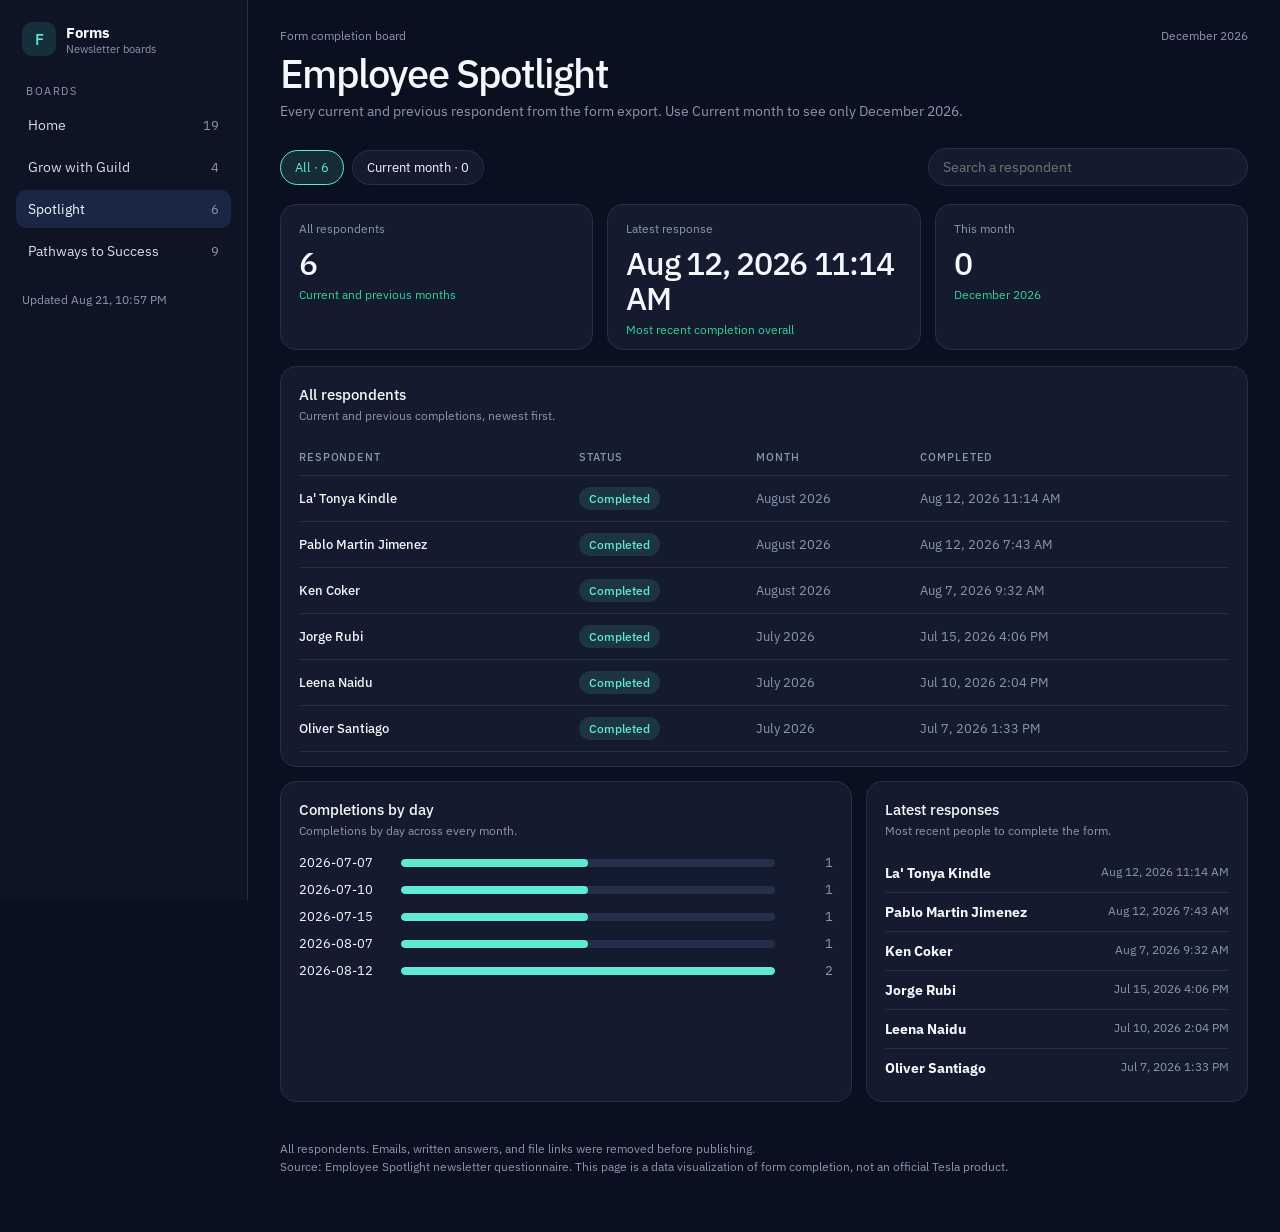
<file: index.html>
<!DOCTYPE html>
<html lang="en">
  <head>
    <meta charset="utf-8" />
    <meta name="viewport" content="width=device-width, initial-scale=1" />
    <title>Employee Spotlight · Completion board</title>
    <meta
      name="description"
      content="Who has completed the Employee Spotlight newsletter questionnaire."
    />
    <link rel="preconnect" href="https://fonts.googleapis.com" />
    <link rel="preconnect" href="https://fonts.gstatic.com" crossorigin />
    <link
      href="https://fonts.googleapis.com/css2?family=IBM+Plex+Sans:wght@400;500&display=swap"
      rel="stylesheet"
    />
    <link rel="stylesheet" href="css/styles.css" />
  </head>
  <body data-source="data/charges.json" data-page="spotlight">
    <div class="shell">
      <aside class="sidebar"></aside>
      <div class="content">
        <header>
          <div class="eyebrow">
            <span>Form completion board</span>
            <span id="period">This month</span>
          </div>
          <h1>Employee Spotlight</h1>
          <p class="lede" id="lede">
            Newsletter questionnaire respondents from the form export. All lists
            every completion; Current month shows only this month.
          </p>
        </header>

        <main>
          <div class="controls">
            <div class="pills tabs" id="view-tabs" role="tablist" aria-label="Respondent views"></div>
            <label class="search">
              <input id="search" type="search" placeholder="Search a respondent" />
            </label>
          </div>

          <section class="kpis" id="kpis"></section>

          <section class="grid">
            <article class="panel full">
              <h2 id="people-heading">All respondents</h2>
              <p class="caption" id="people-caption">
                Every current and previous respondent, newest first.
              </p>
              <div id="people"></div>
            </article>
          </section>

          <section class="grid">
            <article class="panel">
              <h2>Completions by day</h2>
              <p class="caption" id="by-day-caption">Count of unique respondents by completion date.</p>
              <div class="bars" id="by-day"></div>
            </article>
            <article class="panel">
              <h2>Latest responses</h2>
              <p class="caption" id="recent-caption">Most recent people to complete the form.</p>
              <div id="recent"></div>
            </article>
          </section>
        </main>

        <footer>
          <div id="generated"></div>
          Source: Employee Spotlight newsletter questionnaire. This page is a data
          visualization of form completion, not an official Tesla product.
        </footer>
      </div>
    </div>
    <script src="js/nav.js"></script>
    <script src="js/app.js"></script>
  </body>
</html>
</file>
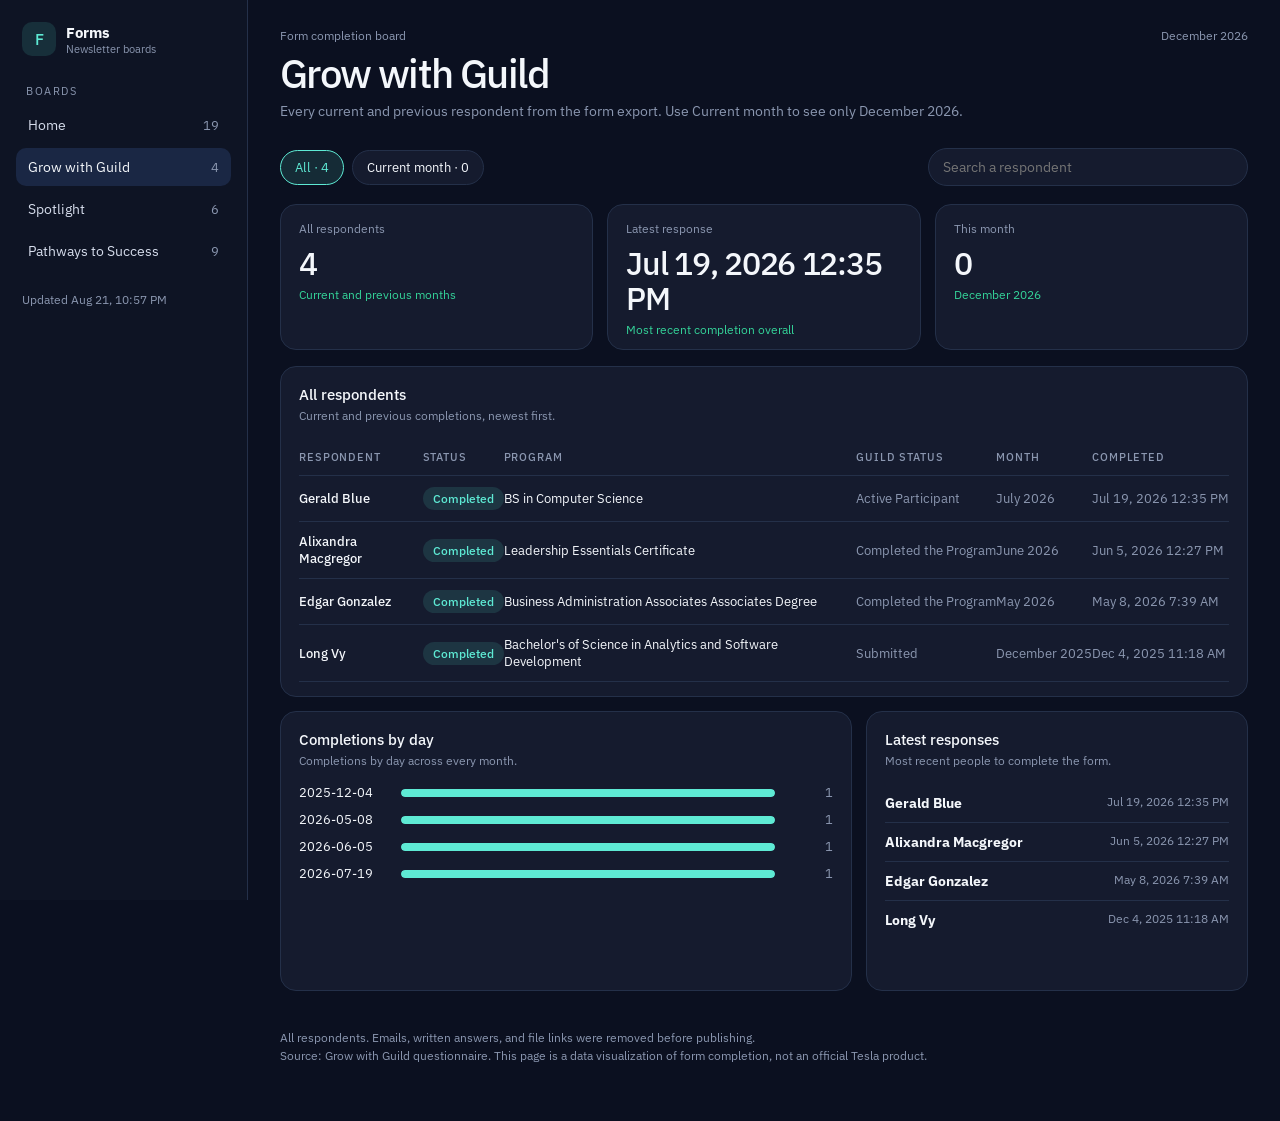
<file: guild.html>
<!DOCTYPE html>
<html lang="en">
  <head>
    <meta charset="utf-8" />
    <meta name="viewport" content="width=device-width, initial-scale=1" />
    <title>Grow with Guild · Completion board</title>
    <meta
      name="description"
      content="Who has submitted the Grow with Guild questionnaire."
    />
    <link rel="preconnect" href="https://fonts.googleapis.com" />
    <link rel="preconnect" href="https://fonts.gstatic.com" crossorigin />
    <link
      href="https://fonts.googleapis.com/css2?family=IBM+Plex+Sans:wght@400;500&display=swap"
      rel="stylesheet"
    />
    <link rel="stylesheet" href="css/styles.css" />
  </head>
  <body data-source="data/guild.json" data-page="guild">
    <div class="shell">
      <aside class="sidebar"></aside>
      <div class="content">
        <header>
          <div class="eyebrow">
            <span>Form completion board</span>
            <span id="period">This month</span>
          </div>
          <h1>Grow with Guild</h1>
          <p class="lede" id="lede">
            Guild program respondents from the form export. All lists every
            submission; Current month shows only this month.
          </p>
        </header>

        <main>
          <div class="controls">
            <div class="pills tabs" id="view-tabs" role="tablist" aria-label="Respondent views"></div>
            <label class="search">
              <input id="search" type="search" placeholder="Search a respondent" />
            </label>
          </div>

          <section class="kpis" id="kpis"></section>

          <section class="grid">
            <article class="panel full">
              <h2 id="people-heading">All respondents</h2>
              <p class="caption" id="people-caption">
                Every current and previous respondent, newest first.
              </p>
              <div id="people"></div>
            </article>
          </section>

          <section class="grid">
            <article class="panel">
              <h2>Completions by day</h2>
              <p class="caption" id="by-day-caption">Count of unique respondents by completion date.</p>
              <div class="bars" id="by-day"></div>
            </article>
            <article class="panel">
              <h2>Latest responses</h2>
              <p class="caption" id="recent-caption">Most recent people to complete the form.</p>
              <div id="recent"></div>
            </article>
          </section>
        </main>

        <footer>
          <div id="generated"></div>
          Source: Grow with Guild questionnaire. This page is a data visualization
          of form completion, not an official Tesla product.
        </footer>
      </div>
    </div>
    <script src="js/nav.js"></script>
    <script src="js/app.js"></script>
  </body>
</html>
</file>
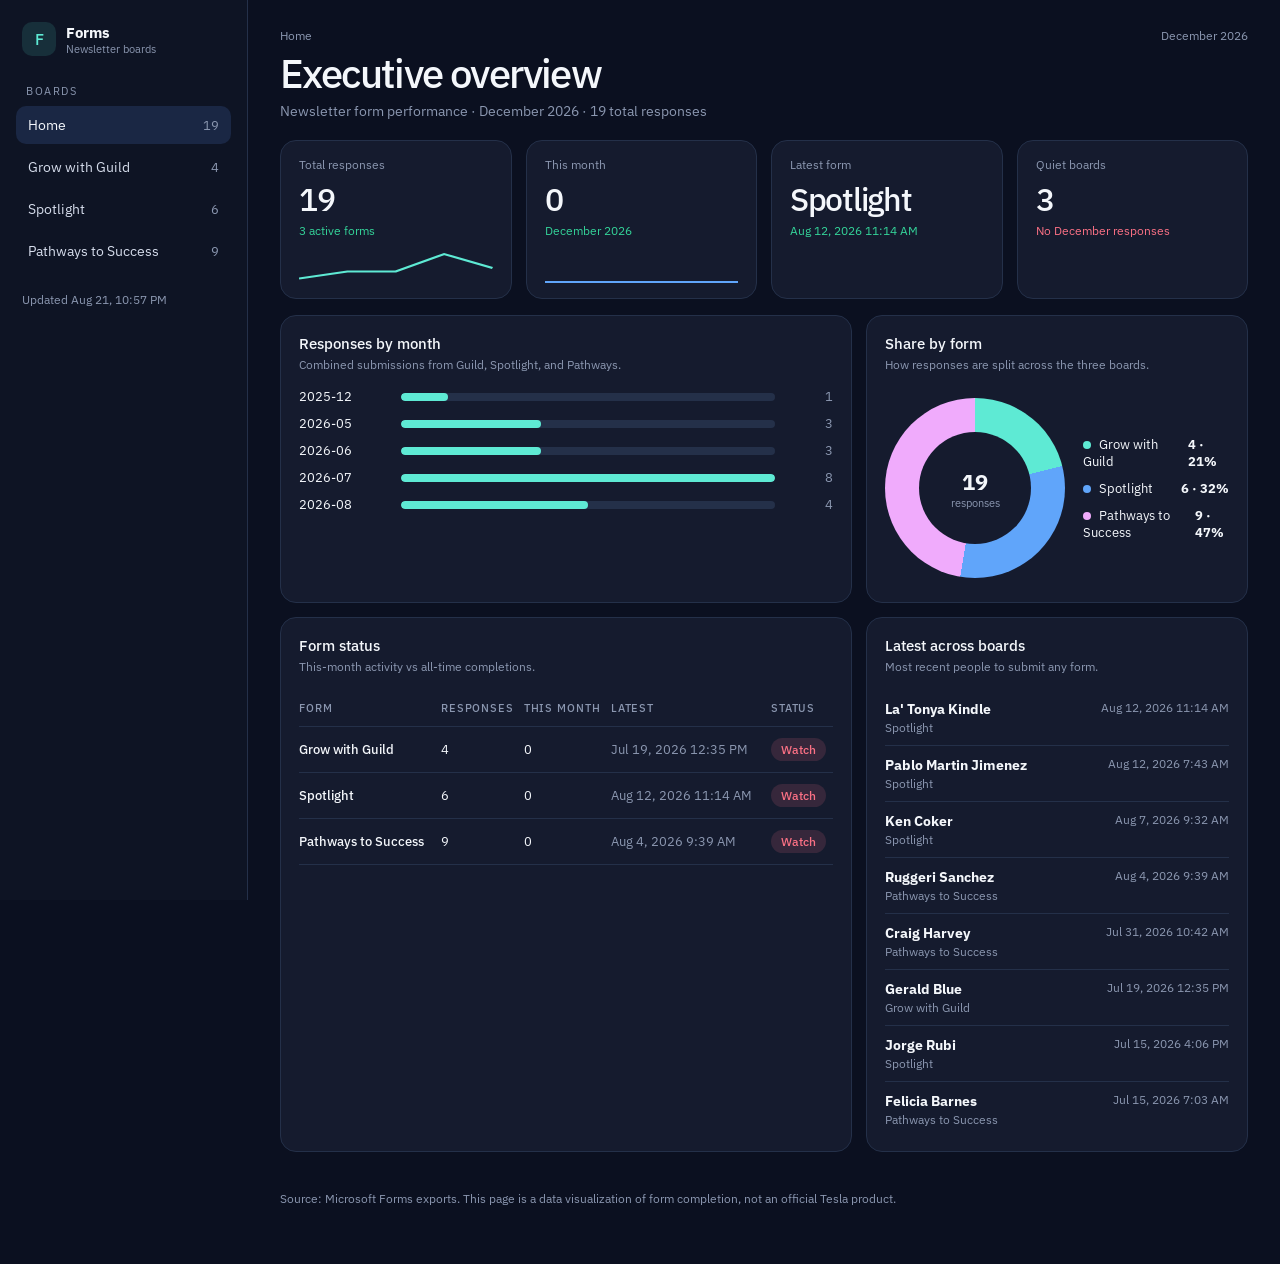
<file: overview.html>
<!DOCTYPE html>
<html lang="en">
  <head>
    <meta charset="utf-8" />
    <meta name="viewport" content="width=device-width, initial-scale=1" />
    <title>Forms · Home</title>
    <meta name="description" content="Home overview of newsletter form completion boards." />
    <link rel="preconnect" href="https://fonts.googleapis.com" />
    <link rel="preconnect" href="https://fonts.gstatic.com" crossorigin />
    <link
      href="https://fonts.googleapis.com/css2?family=IBM+Plex+Sans:wght@400;500&display=swap"
      rel="stylesheet"
    />
    <link rel="stylesheet" href="css/styles.css" />
  </head>
  <body data-page="all">
    <div class="shell">
      <aside class="sidebar"></aside>
      <div class="content">
        <header>
          <div class="eyebrow">
            <span id="home-kicker">Home</span>
            <span id="nav-clock"></span>
          </div>
          <h1>Executive overview</h1>
          <p class="lede" id="home-lede">Newsletter form performance across all boards.</p>
        </header>
        <main>
          <section class="kpis" id="home-kpis"></section>
          <section class="grid">
            <article class="panel">
              <h2>Responses by month</h2>
              <p class="caption">Combined submissions from Guild, Spotlight, and Pathways.</p>
              <div class="bars" id="home-trend"></div>
            </article>
            <article class="panel">
              <h2>Share by form</h2>
              <p class="caption">How responses are split across the three boards.</p>
              <div id="home-donut"></div>
            </article>
          </section>
          <section class="grid">
            <article class="panel">
              <h2>Form status</h2>
              <p class="caption">This-month activity vs all-time completions.</p>
              <div id="home-table"></div>
            </article>
            <article class="panel">
              <h2>Latest across boards</h2>
              <p class="caption">Most recent people to submit any form.</p>
              <div id="home-recent"></div>
            </article>
          </section>
        </main>
        <footer>
          Source: Microsoft Forms exports. This page is a data visualization of
          form completion, not an official Tesla product.
        </footer>
      </div>
    </div>
    <script src="js/nav.js"></script>
    <script src="js/home.js"></script>
  </body>
</html>
</file>
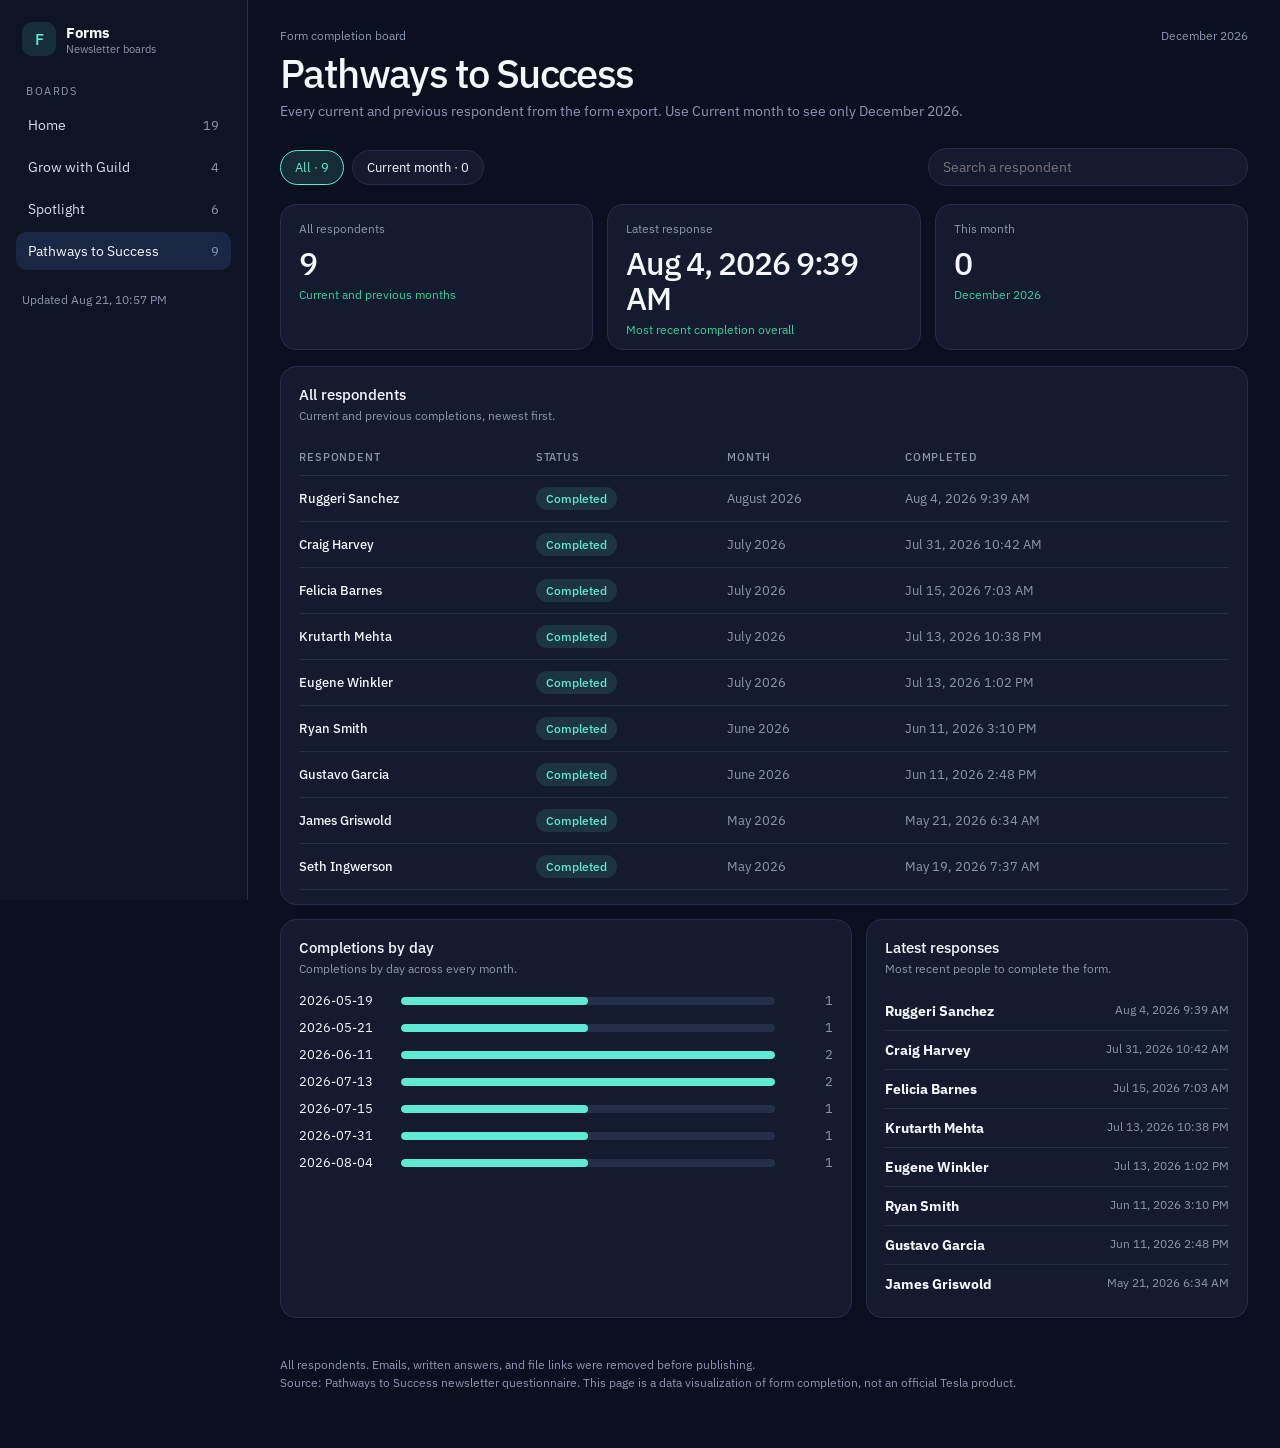
<file: pathways.html>
<!DOCTYPE html>
<html lang="en">
  <head>
    <meta charset="utf-8" />
    <meta name="viewport" content="width=device-width, initial-scale=1" />
    <title>Pathways to Success · Completion board</title>
    <meta
      name="description"
      content="Who has submitted the Pathways to Success newsletter questionnaire."
    />
    <link rel="preconnect" href="https://fonts.googleapis.com" />
    <link rel="preconnect" href="https://fonts.gstatic.com" crossorigin />
    <link
      href="https://fonts.googleapis.com/css2?family=IBM+Plex+Sans:wght@400;500&display=swap"
      rel="stylesheet"
    />
    <link rel="stylesheet" href="css/styles.css" />
  </head>
  <body data-source="data/pathways.json" data-page="pathways">
    <div class="shell">
      <aside class="sidebar"></aside>
      <div class="content">
        <header>
          <div class="eyebrow">
            <span>Form completion board</span>
            <span id="period">This month</span>
          </div>
          <h1>Pathways to Success</h1>
          <p class="lede" id="lede">
            Pathways newsletter respondents from the form export. All lists every
            completion; Current month shows only this month.
          </p>
        </header>

        <main>
          <div class="controls">
            <div class="pills tabs" id="view-tabs" role="tablist" aria-label="Respondent views"></div>
            <label class="search">
              <input id="search" type="search" placeholder="Search a respondent" />
            </label>
          </div>

          <section class="kpis" id="kpis"></section>

          <section class="grid">
            <article class="panel full">
              <h2 id="people-heading">All respondents</h2>
              <p class="caption" id="people-caption">
                Every current and previous respondent, newest first.
              </p>
              <div id="people"></div>
            </article>
          </section>

          <section class="grid">
            <article class="panel">
              <h2>Completions by day</h2>
              <p class="caption" id="by-day-caption">Count of unique respondents by completion date.</p>
              <div class="bars" id="by-day"></div>
            </article>
            <article class="panel">
              <h2>Latest responses</h2>
              <p class="caption" id="recent-caption">Most recent people to complete the form.</p>
              <div id="recent"></div>
            </article>
          </section>
        </main>

        <footer>
          <div id="generated"></div>
          Source: Pathways to Success newsletter questionnaire. This page is a data
          visualization of form completion, not an official Tesla product.
        </footer>
      </div>
    </div>
    <script src="js/nav.js"></script>
    <script src="js/app.js"></script>
  </body>
</html>
</file>
<file: css/styles.css>
:root {
  --bg: #0b1020;
  --bg-elevated: #151b2e;
  --sidebar: #0e1424;
  --line: #243049;
  --text: #f4f7fb;
  --muted: #8b97b0;
  --accent: #5eead4;
  --accent-dim: rgba(94, 234, 212, 0.12);
  --accent-2: #60a5fa;
  --accent-3: #f0abfc;
  --warn: #fb7185;
  --ok: #34d399;
  --radius: 16px;
}

* {
  box-sizing: border-box;
}

html,
body {
  margin: 0;
  padding: 0;
  background: var(--bg);
  color: var(--text);
  font-family: "IBM Plex Sans", "Segoe UI", sans-serif;
}

body {
  min-height: 100vh;
}

.shell {
  display: grid;
  grid-template-columns: 248px 1fr;
  min-height: 100vh;
}

.sidebar {
  position: sticky;
  top: 0;
  align-self: start;
  height: 100vh;
  padding: 22px 16px;
  border-right: 1px solid var(--line);
  background: var(--sidebar);
}

.brand {
  display: flex;
  gap: 10px;
  align-items: center;
  margin-bottom: 28px;
  padding: 0 6px;
}

.brand-mark {
  display: grid;
  place-items: center;
  width: 34px;
  height: 34px;
  border-radius: 10px;
  background: var(--accent-dim);
  color: var(--accent);
  font-weight: 500;
}

.brand strong {
  display: block;
  font-size: 15px;
}

.brand small {
  display: block;
  color: var(--muted);
  font-size: 11px;
}

.sidebar-kicker {
  margin: 0 0 8px;
  padding: 0 10px;
  color: var(--muted);
  font-size: 11px;
  letter-spacing: 0.14em;
  text-transform: uppercase;
}

.site-nav {
  display: flex;
  flex-direction: column;
  gap: 4px;
  margin-bottom: 22px;
}

.site-nav a {
  display: flex;
  justify-content: space-between;
  align-items: center;
  gap: 12px;
  text-decoration: none;
  color: #d5dceb;
  border-radius: 10px;
  padding: 10px 12px;
  font-size: 14px;
}

.site-nav a:hover {
  background: #182036;
}

.site-nav a[aria-current="page"] {
  background: #1a2744;
  color: var(--text);
}

.nav-count {
  color: var(--muted);
  font-variant-numeric: tabular-nums;
  font-size: 13px;
}

.sidebar-updated {
  margin: 18px 6px 0;
  color: var(--muted);
  font-size: 12px;
}

.content {
  min-width: 0;
  padding: 0 32px 24px;
}

header {
  padding: 28px 0 18px;
}

.eyebrow {
  display: flex;
  justify-content: space-between;
  gap: 16px;
  align-items: baseline;
  color: var(--muted);
  font-size: 12px;
}

h1 {
  margin: 8px 0 6px;
  font-size: clamp(28px, 4vw, 40px);
  font-weight: 500;
  letter-spacing: -0.04em;
  line-height: 1.1;
}

.lede {
  max-width: 720px;
  margin: 0;
  color: var(--muted);
  font-size: 14px;
  line-height: 1.5;
}

.controls {
  display: flex;
  flex-wrap: wrap;
  gap: 12px;
  align-items: center;
  padding: 8px 0 18px;
}

.pills {
  display: flex;
  flex-wrap: wrap;
  gap: 8px;
}

button.pill {
  appearance: none;
  border: 1px solid var(--line);
  background: var(--bg-elevated);
  color: var(--text);
  border-radius: 999px;
  padding: 8px 14px;
  font: inherit;
  font-size: 13px;
  cursor: pointer;
}

button.pill[aria-pressed="true"],
button.pill[aria-selected="true"] {
  background: var(--accent-dim);
  border-color: var(--accent);
  color: var(--accent);
}

.search {
  margin-left: auto;
  min-width: 220px;
  flex: 1;
  max-width: 320px;
}

.search input {
  width: 100%;
  border: 1px solid var(--line);
  background: var(--bg-elevated);
  color: var(--text);
  border-radius: 999px;
  padding: 9px 14px;
  font: inherit;
  font-size: 14px;
}

.search input:focus {
  outline: 1px solid var(--accent);
}

.kpis {
  display: grid;
  grid-template-columns: repeat(auto-fit, minmax(180px, 1fr));
  gap: 14px;
  margin-bottom: 16px;
}

.kpi {
  background: var(--bg-elevated);
  border: 1px solid var(--line);
  border-radius: var(--radius);
  padding: 16px 18px 12px;
}

.kpi span {
  display: block;
  color: var(--muted);
  font-size: 12px;
}

.kpi strong {
  display: block;
  margin-top: 10px;
  font-size: clamp(22px, 2.6vw, 32px);
  font-weight: 500;
  font-variant-numeric: tabular-nums;
  letter-spacing: -0.04em;
  line-height: 1.1;
}

.kpi em {
  display: block;
  margin-top: 6px;
  color: var(--ok);
  font-style: normal;
  font-size: 12px;
}

.kpi em.warn {
  color: var(--warn);
}

.spark {
  display: block;
  width: 100%;
  height: 36px;
  margin-top: 12px;
}

.grid {
  display: grid;
  grid-template-columns: 1.2fr 0.8fr;
  gap: 14px;
  margin-bottom: 14px;
}

.panel {
  background: var(--bg-elevated);
  border: 1px solid var(--line);
  border-radius: var(--radius);
  padding: 18px 18px 14px;
  min-height: 280px;
}

.panel h2 {
  margin: 0 0 4px;
  font-size: 15px;
  font-weight: 500;
}

.caption {
  margin: 0 0 16px;
  color: var(--muted);
  font-size: 12px;
}

.full {
  grid-column: 1 / -1;
}

.bars {
  display: grid;
  gap: 10px;
}

.bar-row {
  display: grid;
  grid-template-columns: 92px 1fr 48px;
  gap: 10px;
  align-items: center;
  font-size: 13px;
}

.bar-row span:last-child {
  text-align: right;
  font-variant-numeric: tabular-nums;
  color: var(--muted);
}

.track {
  height: 8px;
  background: #243049;
  border-radius: 999px;
  overflow: hidden;
}

.fill {
  height: 100%;
  background: var(--accent);
  border-radius: 999px;
}

.fill.blue {
  background: var(--accent-2);
}

.fill.pink {
  background: var(--accent-3);
}

.donut-wrap {
  display: grid;
  grid-template-columns: 180px 1fr;
  gap: 18px;
  align-items: center;
  min-height: 200px;
}

.donut {
  width: 180px;
  height: 180px;
  border-radius: 50%;
  display: grid;
  place-items: center;
}

.donut-hole {
  width: 112px;
  height: 112px;
  border-radius: 50%;
  background: var(--bg-elevated);
  display: grid;
  place-items: center;
  text-align: center;
}

.donut-hole strong {
  font-size: 22px;
}

.donut-hole span {
  display: block;
  color: var(--muted);
  font-size: 11px;
}

.legend {
  display: grid;
  gap: 10px;
  font-size: 13px;
}

.legend div {
  display: flex;
  justify-content: space-between;
  gap: 12px;
}

.swatch {
  display: inline-block;
  width: 8px;
  height: 8px;
  border-radius: 99px;
  margin-right: 8px;
}

table {
  width: 100%;
  border-collapse: collapse;
  font-size: 13px;
}

th,
td {
  text-align: left;
  padding: 11px 0;
  border-bottom: 1px solid var(--line);
  vertical-align: middle;
}

th {
  color: var(--muted);
  font-weight: 500;
  font-size: 11px;
  letter-spacing: 0.08em;
  text-transform: uppercase;
}

td.name {
  font-weight: 500;
}

td.when {
  color: var(--muted);
  font-variant-numeric: tabular-nums;
  white-space: nowrap;
}

.badge {
  display: inline-flex;
  align-items: center;
  gap: 6px;
  border-radius: 999px;
  padding: 4px 10px;
  font-size: 12px;
  font-weight: 500;
}

.badge.done,
.badge.ahead {
  background: var(--accent-dim);
  color: var(--accent);
}

.badge.new,
.badge.watch {
  background: rgba(251, 113, 133, 0.14);
  color: var(--warn);
}

.badge.track {
  background: rgba(96, 165, 250, 0.14);
  color: var(--accent-2);
}

.empty {
  color: var(--muted);
  font-size: 14px;
  line-height: 1.5;
  padding: 12px 0 8px;
}

.recent-row {
  display: flex;
  justify-content: space-between;
  gap: 12px;
  padding: 10px 0;
  border-bottom: 1px solid var(--line);
  font-size: 14px;
}

.recent-row:last-child {
  border-bottom: none;
}

.recent-row span {
  color: var(--muted);
  font-size: 12px;
  white-space: nowrap;
}

.form-link {
  color: var(--text);
  text-decoration: none;
}

.form-link:hover {
  color: var(--accent);
}

footer {
  padding: 24px 0 32px;
  color: var(--muted);
  font-size: 12px;
  line-height: 1.5;
}

@media (max-width: 1100px) {
  .kpis,
  .donut-wrap {
    grid-template-columns: 1fr 1fr;
  }
}

@media (max-width: 900px) {
  .shell {
    grid-template-columns: 1fr;
  }

  .sidebar {
    position: static;
    height: auto;
    border-right: none;
    border-bottom: 1px solid var(--line);
  }

  .kpis,
  .grid,
  .donut-wrap {
    grid-template-columns: 1fr;
  }

  .search {
    margin-left: 0;
    max-width: none;
  }

  td.when {
    white-space: normal;
  }
}
</file>
